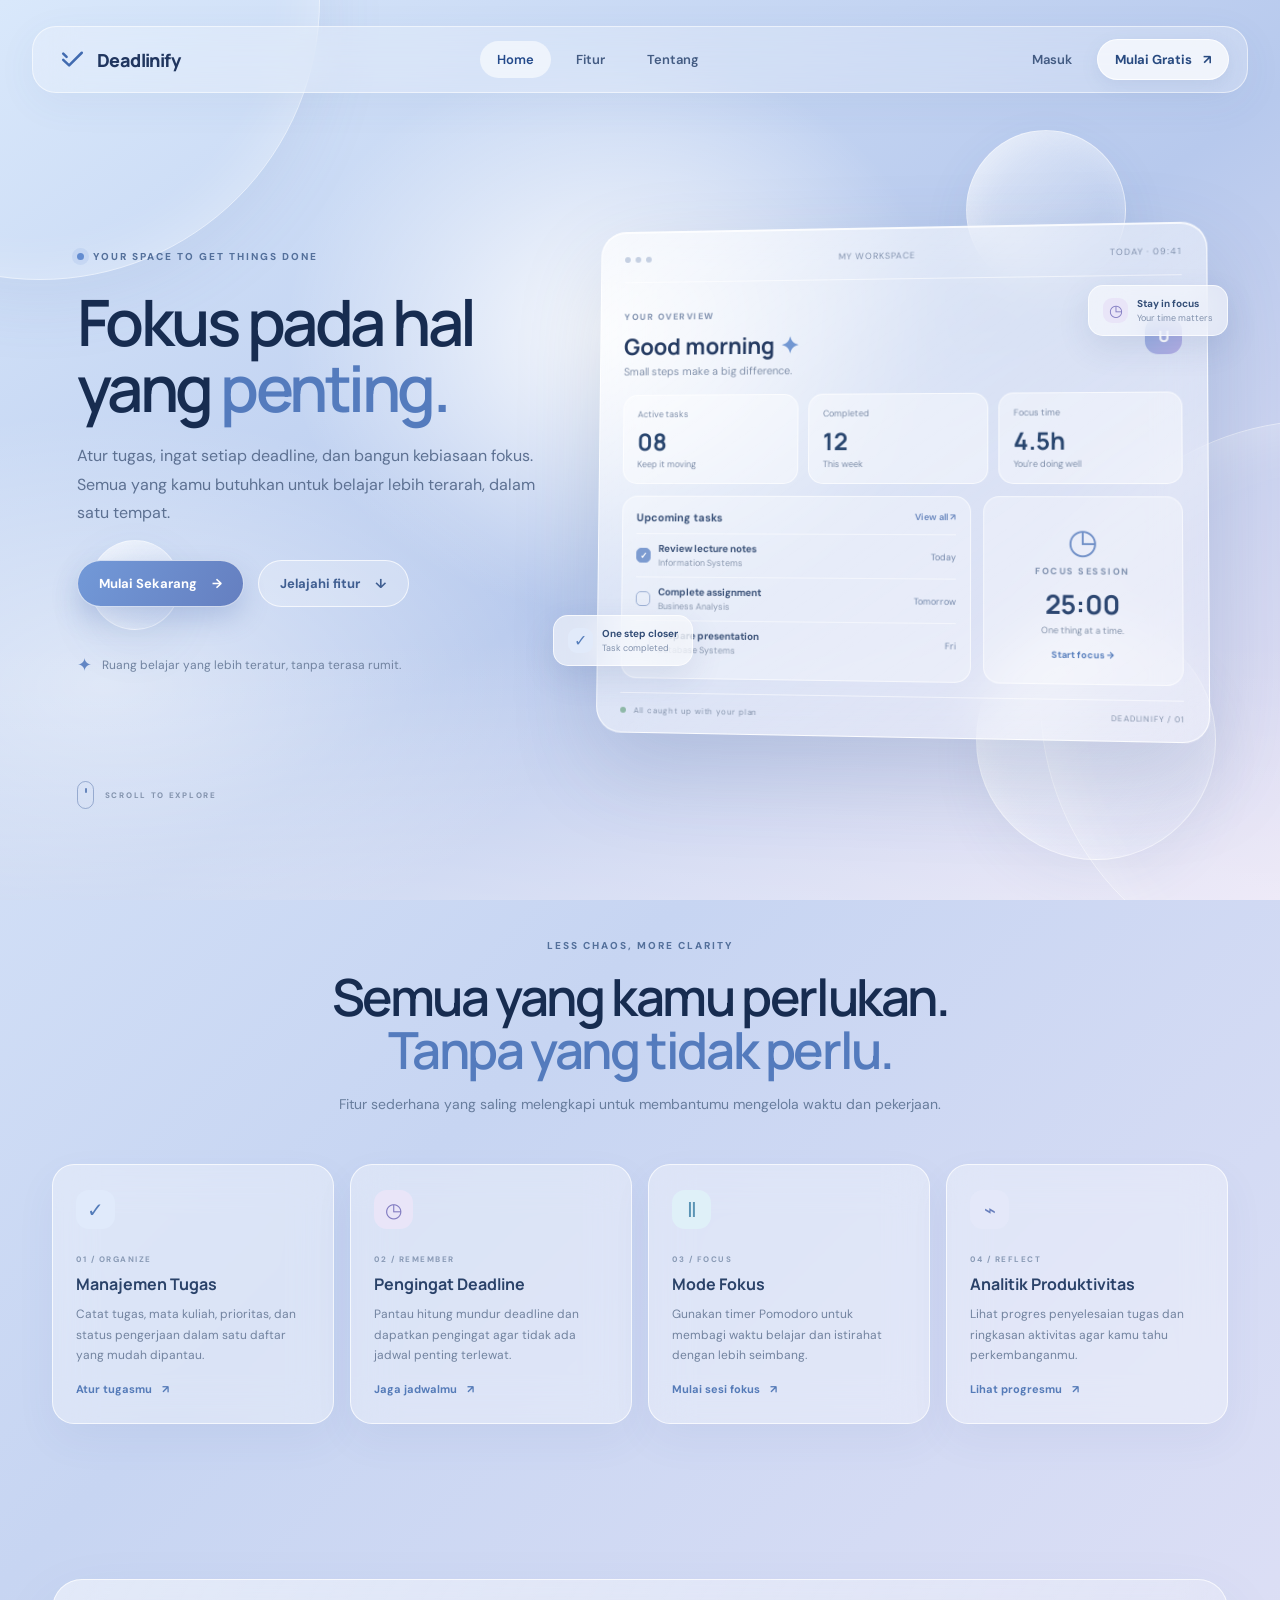
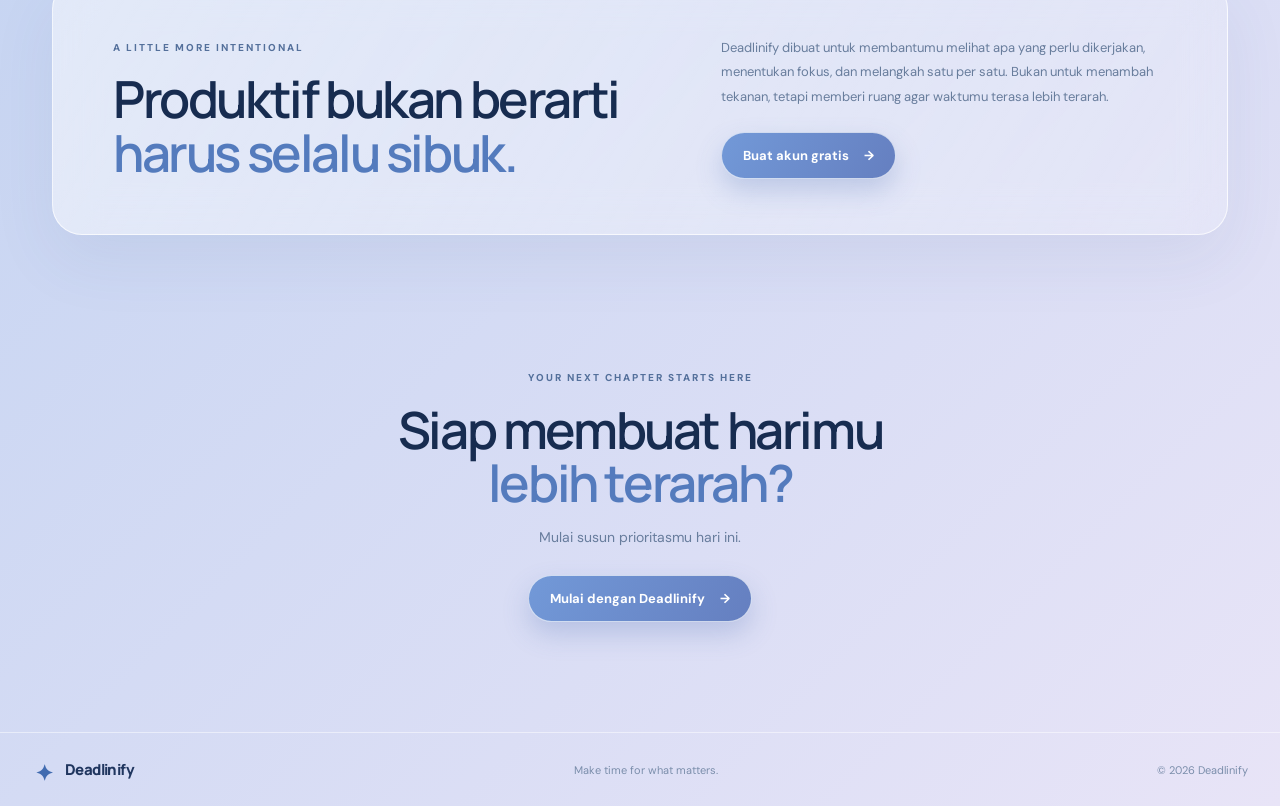
<file: index.html>
<!DOCTYPE html>
<html lang="id">
<head>
  <meta charset="UTF-8" />
  <meta name="viewport" content="width=device-width, initial-scale=1.0" />
  <meta name="description" content="Deadlinify membantu mengatur tugas, mengingat deadline, fokus belajar, dan memantau produktivitas." />
  <meta name="theme-color" content="#dce8fb" />
  <title>Deadlinify — Make Time for What Matters</title>
  <link rel="preconnect" href="https://fonts.googleapis.com" />
  <link rel="preconnect" href="https://fonts.gstatic.com" crossorigin />
  <link href="https://fonts.googleapis.com/css2?family=DM+Sans:wght@400;500;600;700&family=Manrope:wght@400;500;600;700;800&display=swap" rel="stylesheet" />
  <link rel="stylesheet" href="style.css" />
  <link rel="stylesheet" href="landing.css" />
</head>
<body class="landing-page" data-page="landing">
  <a class="skip-link" href="#main-content">Lewati ke konten utama</a>
  <div class="landing-scene" aria-hidden="true"><span class="orb orb-one"></span><span class="orb orb-two"></span><span class="orb orb-three"></span><span class="horizon-glow"></span></div>

  <header class="landing-header">
    <a class="landing-brand" href="index.html" aria-label="Deadlinify beranda">
      <span class="brand-mark" aria-hidden="true"><svg viewBox="0 0 32 32"><path d="M5 16.5 12 23l15-15"/><path d="m5 9 4 4"/></svg></span>
      <span>Deadlinify</span>
    </a>
    <nav class="landing-nav" aria-label="Navigasi utama">
      <a class="active" href="#home">Home</a>
      <a href="#features">Fitur</a>
      <a href="#about">Tentang</a>
    </nav>
    <div class="landing-actions">
      <a class="nav-login" href="login.html">Masuk</a>
      <a class="nav-signup" href="register.html">Mulai Gratis <span aria-hidden="true">↗</span></a>
    </div>
  </header>

  <main id="main-content">
    <section class="landing-hero" id="home">
      <div class="hero-copy">
        <span class="eyebrow"><span class="eyebrow-dot"></span> YOUR SPACE TO GET THINGS DONE</span>
        <h1>Fokus pada hal<br />yang <em>penting.</em></h1>
        <p class="hero-description">Atur tugas, ingat setiap deadline, dan bangun kebiasaan fokus. Semua yang kamu butuhkan untuk belajar lebih terarah, dalam satu tempat.</p>
        <div class="hero-cta">
          <a class="button-primary" href="register.html">Mulai Sekarang <span aria-hidden="true">→</span></a>
          <a class="button-quiet" href="#features">Jelajahi fitur <span aria-hidden="true">↓</span></a>
        </div>
        <div class="hero-proof"><span class="proof-icon">✦</span><span>Ruang belajar yang lebih teratur, tanpa terasa rumit.</span></div>
      </div>
      <div class="hero-visual" aria-label="Pratinjau antarmuka Deadlinify">
        <div class="visual-window glass-surface">
          <div class="window-top"><div class="window-dots"><i></i><i></i><i></i></div><span>my workspace</span><span class="window-date">TODAY · 09:41</span></div>
          <div class="preview-heading"><div><span class="preview-kicker">YOUR OVERVIEW</span><h2>Good morning<span class="wave">✦</span></h2><p>Small steps make a big difference.</p></div><span class="preview-avatar">U</span></div>
          <div class="preview-stats"><div class="preview-stat"><span>Active tasks</span><strong>08</strong><small>Keep it moving</small></div><div class="preview-stat"><span>Completed</span><strong>12</strong><small>This week</small></div><div class="preview-stat"><span>Focus time</span><strong>4.5h</strong><small>You're doing well</small></div></div>
          <div class="preview-lower"><div class="preview-tasks"><div class="preview-section-title">Upcoming tasks <span>View all ↗</span></div><div class="preview-task"><b class="task-check checked">✓</b><span><strong>Review lecture notes</strong><small>Information Systems</small></span><time>Today</time></div><div class="preview-task"><b class="task-check"></b><span><strong>Complete assignment</strong><small>Business Analysis</small></span><time>Tomorrow</time></div><div class="preview-task"><b class="task-check"></b><span><strong>Prepare presentation</strong><small>Database Systems</small></span><time>Fri</time></div></div><div class="preview-focus"><span class="focus-orbit">◷</span><span class="focus-label">FOCUS SESSION</span><strong>25:00</strong><small>One thing at a time.</small><span class="focus-start">Start focus →</span></div></div>
          <div class="window-foot"><span><i></i> All caught up with your plan</span><span>DEADLINIFY / 01</span></div>
        </div>
        <div class="floating-note note-left"><span class="note-symbol">✓</span><span><strong>One step closer</strong><small>Task completed</small></span></div>
        <div class="floating-note note-right"><span class="note-symbol note-clock">◷</span><span><strong>Stay in focus</strong><small>Your time matters</small></span></div>
      </div>
      <a class="scroll-cue" href="#features"><span></span> SCROLL TO EXPLORE</a>
    </section>

    <section class="features-section" id="features">
      <div class="section-intro"><span class="eyebrow">LESS CHAOS, MORE CLARITY</span><h2>Semua yang kamu perlukan.<br /><em>Tanpa yang tidak perlu.</em></h2><p>Fitur sederhana yang saling melengkapi untuk membantumu mengelola waktu dan pekerjaan.</p></div>
      <div class="feature-grid">
        <article class="feature-card"><span class="feature-icon icon-blue">✓</span><span class="feature-index">01 / ORGANIZE</span><h3>Manajemen Tugas</h3><p>Catat tugas, mata kuliah, prioritas, dan status pengerjaan dalam satu daftar yang mudah dipantau.</p><a href="register.html">Atur tugasmu <span>↗</span></a></article>
        <article class="feature-card"><span class="feature-icon icon-violet">◷</span><span class="feature-index">02 / REMEMBER</span><h3>Pengingat Deadline</h3><p>Pantau hitung mundur deadline dan dapatkan pengingat agar tidak ada jadwal penting terlewat.</p><a href="register.html">Jaga jadwalmu <span>↗</span></a></article>
        <article class="feature-card"><span class="feature-icon icon-sky">Ⅱ</span><span class="feature-index">03 / FOCUS</span><h3>Mode Fokus</h3><p>Gunakan timer Pomodoro untuk membagi waktu belajar dan istirahat dengan lebih seimbang.</p><a href="register.html">Mulai sesi fokus <span>↗</span></a></article>
        <article class="feature-card"><span class="feature-icon icon-indigo">⌁</span><span class="feature-index">04 / REFLECT</span><h3>Analitik Produktivitas</h3><p>Lihat progres penyelesaian tugas dan ringkasan aktivitas agar kamu tahu perkembanganmu.</p><a href="register.html">Lihat progresmu <span>↗</span></a></article>
      </div>
    </section>

    <section class="about-section" id="about"><div class="about-glass"><div><span class="eyebrow">A LITTLE MORE INTENTIONAL</span><h2>Produktif bukan berarti<br /><em>harus selalu sibuk.</em></h2></div><div class="about-copy"><p>Deadlinify dibuat untuk membantumu melihat apa yang perlu dikerjakan, menentukan fokus, dan melangkah satu per satu. Bukan untuk menambah tekanan, tetapi memberi ruang agar waktumu terasa lebih terarah.</p><a class="button-primary" href="register.html">Buat akun gratis <span>→</span></a></div></div></section>

    <section class="final-cta"><span class="eyebrow">YOUR NEXT CHAPTER STARTS HERE</span><h2>Siap membuat harimu<br /><em>lebih terarah?</em></h2><p>Mulai susun prioritasmu hari ini.</p><a class="button-primary" href="register.html">Mulai dengan Deadlinify <span>→</span></a></section>
  </main>

  <footer class="landing-footer"><a class="landing-brand" href="#home"><span class="brand-mark" aria-hidden="true">✦</span><span>Deadlinify</span></a><span>Make time for what matters.</span><span>© 2026 Deadlinify</span></footer>
  <script src="js/landing.js" defer></script>
</body>
</html>
</file>
<file: landing.css>
:root{--landing-ink:#182b50;--landing-muted:#647796;--landing-blue:#648bd0;--landing-violet:#918bd2;--landing-glass:rgba(255,255,255,.38);--landing-line:rgba(255,255,255,.62)}
.landing-page{margin:0;min-height:100vh;color:var(--landing-ink);font-family:'DM Sans',sans-serif;background:linear-gradient(135deg,#dce9fb 0%,#c7d5f2 43%,#e8e4f7 100%);overflow-x:hidden}
.landing-scene{position:absolute;inset:0 0 auto;height:900px;overflow:hidden;pointer-events:none;background:radial-gradient(ellipse at 48% 37%,rgba(255,255,255,.9),transparent 35%),radial-gradient(ellipse at 8% 76%,rgba(255,255,255,.48),transparent 28%),linear-gradient(145deg,#d9e8fb 0%,#b7c9ed 55%,#e7e2f5 100%)}
.landing-scene:before,.landing-scene:after{content:"";position:absolute;border:1px solid rgba(255,255,255,.54);border-radius:50%;filter:blur(.2px)}.landing-scene:before{width:560px;height:560px;left:-240px;top:-280px;box-shadow:inset -12px -10px 45px rgba(255,255,255,.25),0 20px 70px rgba(79,112,174,.1)}.landing-scene:after{width:560px;height:560px;right:-320px;top:420px;box-shadow:inset 12px 10px 55px rgba(255,255,255,.3)}
.orb{position:absolute;display:block;border-radius:50%;background:linear-gradient(135deg,rgba(255,255,255,.54),rgba(173,195,237,.12));border:1px solid rgba(255,255,255,.58);box-shadow:inset 8px 8px 30px rgba(255,255,255,.3),0 18px 50px rgba(70,100,155,.08)}.orb-one{width:160px;height:160px;right:12%;top:130px}.orb-two{width:90px;height:90px;left:7%;top:540px}.orb-three{width:240px;height:240px;right:5%;top:620px}.horizon-glow{position:absolute;left:0;right:0;bottom:0;height:260px;background:linear-gradient(0deg,rgba(255,255,255,.28),transparent)}
.landing-header{position:relative;z-index:3;max-width:1320px;margin:26px auto 0;padding:12px 18px 12px 24px;width:calc(100% - 64px);display:flex;align-items:center;justify-content:space-between;border:1px solid rgba(255,255,255,.56);border-radius:24px;background:rgba(255,255,255,.22);backdrop-filter:blur(22px);-webkit-backdrop-filter:blur(22px);box-shadow:0 10px 40px rgba(70,95,145,.06)}
.landing-brand{display:inline-flex;align-items:center;gap:10px;text-decoration:none;color:#20365f;font:800 18px 'Manrope',sans-serif;letter-spacing:-.6px}.brand-mark{width:30px;height:30px;display:grid;place-items:center;color:#416bb0;font-size:22px}.brand-mark svg{width:27px;height:27px;fill:none;stroke:#416bb0;stroke-width:3;stroke-linecap:round;stroke-linejoin:round}
.landing-nav{display:flex;align-items:center;gap:8px}.landing-nav a,.nav-login{padding:10px 17px;border-radius:999px;color:#435b82;text-decoration:none;font-size:13px;font-weight:600;transition:.2s}.landing-nav a:hover,.landing-nav a.active{background:rgba(255,255,255,.58);color:#244a8b}.landing-actions{display:flex;align-items:center;gap:8px}.nav-signup{padding:11px 17px;border-radius:999px;background:rgba(255,255,255,.72);border:1px solid rgba(255,255,255,.8);color:#284a80;text-decoration:none;font-size:13px;font-weight:700;box-shadow:0 6px 18px rgba(64,94,150,.1)}.nav-signup span{margin-left:8px}
.landing-hero{position:relative;z-index:1;max-width:1320px;min-height:740px;margin:0 auto;padding:115px 6% 80px;display:grid;grid-template-columns:.86fr 1.14fr;align-items:center;gap:52px}.hero-copy{position:relative;z-index:2;padding-bottom:40px}.eyebrow{display:inline-flex;align-items:center;gap:9px;color:#54709b;font-size:10px;font-weight:800;letter-spacing:2px}.eyebrow-dot{width:7px;height:7px;border-radius:50%;background:#638cd0;box-shadow:0 0 0 5px rgba(99,140,208,.12)}.hero-copy h1,.section-intro h2,.about-glass h2,.final-cta h2{font:600 clamp(44px,5vw,72px)/1.04 'Manrope',sans-serif;letter-spacing:-3.5px;color:#172c50;margin:24px 0 20px}.hero-copy h1 em,.section-intro h2 em,.about-glass h2 em,.final-cta h2 em{font-style:normal;color:#547bbd}.hero-description{max-width:480px;color:#5d7192;font-size:16px;line-height:1.8;margin:0}.hero-cta{display:flex;align-items:center;gap:14px;margin-top:32px}.button-primary,.button-quiet{display:inline-flex;align-items:center;justify-content:center;gap:15px;padding:14px 21px;border-radius:999px;text-decoration:none;font-size:13px;font-weight:700;transition:transform .2s,box-shadow .2s}.button-primary{color:white;background:linear-gradient(120deg,#7299d8,#657fc0);border:1px solid rgba(255,255,255,.68);box-shadow:0 12px 26px rgba(79,112,180,.25)}.button-primary:hover{transform:translateY(-2px);box-shadow:0 16px 30px rgba(79,112,180,.3)}.button-quiet{color:#3f5e91;border:1px solid rgba(255,255,255,.72);background:rgba(255,255,255,.25)}.hero-proof{display:flex;align-items:center;gap:10px;margin-top:46px;color:#7183a0;font-size:12px}.proof-icon{color:#6286c4;font-size:18px}
.hero-visual{position:relative;perspective:1200px}.visual-window{position:relative;z-index:1;padding:22px 24px 17px;border-radius:26px;border:1px solid rgba(255,255,255,.82);background:linear-gradient(145deg,rgba(255,255,255,.62),rgba(255,255,255,.24));backdrop-filter:blur(26px);-webkit-backdrop-filter:blur(26px);box-shadow:0 35px 90px rgba(58,82,133,.18),inset 0 1px 0 rgba(255,255,255,.8);transform:rotateY(-5deg) rotateX(2deg)}.window-top{display:flex;align-items:center;justify-content:space-between;padding-bottom:17px;border-bottom:1px solid rgba(255,255,255,.56);color:#8191ad;font-size:9px;letter-spacing:1px;text-transform:uppercase}.window-dots{display:flex;gap:5px}.window-dots i{width:6px;height:6px;border-radius:50%;background:rgba(83,112,163,.3)}.preview-heading{display:flex;align-items:center;justify-content:space-between;padding:22px 0 17px}.preview-kicker,.focus-label{font-size:9px;letter-spacing:1.5px;color:#8293b0;font-weight:800}.preview-heading h2{margin:6px 0 3px;font:700 23px 'Manrope',sans-serif;color:#253b62}.wave{color:#7297d2;margin-left:6px}.preview-heading p{margin:0;color:#8291aa;font-size:11px}.preview-avatar{width:36px;height:36px;display:grid;place-items:center;border-radius:13px;background:linear-gradient(135deg,#91aee0,#b5aee4);color:white;font-weight:700}.preview-stats{display:grid;grid-template-columns:repeat(3,1fr);gap:10px}.preview-stat{padding:13px 14px;border-radius:15px;background:rgba(255,255,255,.42);border:1px solid rgba(255,255,255,.65)}.preview-stat span,.preview-stat small{display:block;color:#7d8da8;font-size:9px}.preview-stat strong{display:block;margin:5px 0 1px;color:#29466f;font:700 24px 'Manrope',sans-serif}.preview-lower{display:grid;grid-template-columns:1.45fr .8fr;gap:12px;margin-top:12px}.preview-tasks,.preview-focus{border:1px solid rgba(255,255,255,.58);border-radius:16px;background:rgba(255,255,255,.34);padding:14px}.preview-section-title{display:flex;justify-content:space-between;color:#3a5279;font-size:11px;font-weight:700;margin-bottom:9px}.preview-section-title span{color:#718dc1;font-size:9px}.preview-task{display:flex;align-items:center;gap:8px;padding:8px 0;border-top:1px solid rgba(255,255,255,.48)}.preview-task>span{flex:1;min-width:0}.preview-task strong,.preview-task small{display:block}.preview-task strong{font-size:10px;color:#3b5278}.preview-task small{font-size:9px;color:#8a98af;margin-top:2px}.preview-task time{font-size:9px;color:#7185a8}.task-check{width:15px;height:15px;border:1px solid #9bafd2;border-radius:5px;display:grid;place-items:center;color:white;font-size:9px}.task-check.checked{background:#7c9bd0;border-color:#7c9bd0}.preview-focus{display:flex;flex-direction:column;align-items:center;justify-content:center;text-align:center}.focus-orbit{font-size:34px;color:#7190c7;line-height:1.3}.preview-focus strong{font:700 26px 'Manrope',sans-serif;color:#2d4771;margin:8px 0 2px}.preview-focus small{font-size:9px;color:#8291a9}.focus-start{font-size:9px;color:#547cbb;font-weight:700;margin-top:12px}.window-foot{display:flex;justify-content:space-between;align-items:center;margin-top:14px;padding-top:12px;border-top:1px solid rgba(255,255,255,.55);font-size:8px;color:#8291a9;letter-spacing:.8px}.window-foot i{display:inline-block;width:6px;height:6px;border-radius:50%;background:#8eb8a7;margin-right:5px}.floating-note{position:absolute;z-index:2;display:flex;align-items:center;gap:9px;padding:11px 14px;border:1px solid rgba(255,255,255,.72);border-radius:15px;background:rgba(255,255,255,.55);backdrop-filter:blur(18px);box-shadow:0 12px 32px rgba(60,86,138,.12)}.floating-note strong,.floating-note small{display:block}.floating-note strong{font-size:10px;color:#344e77}.floating-note small{font-size:9px;color:#8292ad;margin-top:2px}.note-symbol{width:25px;height:25px;display:grid;place-items:center;border-radius:9px;background:#e1eafa;color:#557dbb}.note-clock{background:#e9e5f8;color:#827cc2}.note-left{left:-38px;bottom:70px}.note-right{right:-25px;top:60px}.scroll-cue{position:absolute;bottom:24px;left:6%;display:flex;align-items:center;gap:11px;color:#8494ae;font-size:8px;font-weight:800;letter-spacing:1.7px;text-decoration:none}.scroll-cue span{height:28px;width:17px;border:1px solid rgba(87,117,170,.5);border-radius:99px;position:relative}.scroll-cue span:after{content:"";position:absolute;top:6px;left:7px;width:2px;height:5px;background:#6686bc;border-radius:2px}
.features-section,.about-section,.final-cta{position:relative;z-index:1;max-width:1240px;margin:0 auto;padding:100px 32px}.section-intro{text-align:center;max-width:650px;margin:0 auto 48px}.section-intro h2,.about-glass h2,.final-cta h2{font-size:clamp(34px,4vw,52px);letter-spacing:-2.4px;margin:16px 0}.section-intro p,.final-cta p{color:#687d9d;font-size:14px;line-height:1.7}.feature-grid{display:grid;grid-template-columns:repeat(4,1fr);gap:16px}.feature-card{min-height:250px;padding:25px 23px;border-radius:22px;border:1px solid rgba(255,255,255,.7);background:rgba(255,255,255,.34);backdrop-filter:blur(20px);box-shadow:0 16px 42px rgba(64,91,145,.06);transition:transform .2s,background .2s}.feature-card:hover{transform:translateY(-4px);background:rgba(255,255,255,.48)}.feature-icon{width:39px;height:39px;display:grid;place-items:center;border-radius:13px;font-size:20px;margin-bottom:25px}.icon-blue{background:#e0eafb;color:#527bb9}.icon-violet{background:#e9e5f8;color:#827cc1}.icon-sky{background:#dff0f8;color:#5b94b5}.icon-indigo{background:#e4e8f9;color:#687fbd}.feature-index{display:block;font-size:8px;font-weight:800;letter-spacing:1.5px;color:#8a9bb6}.feature-card h3{margin:9px 0;color:#2a4269;font:700 16px 'Manrope',sans-serif}.feature-card p{min-height:62px;margin:0;color:#72839f;font-size:12px;line-height:1.7}.feature-card a{display:inline-block;margin-top:16px;color:#557bb8;font-size:11px;font-weight:700;text-decoration:none}.feature-card a span{margin-left:7px}.about-section{padding-top:55px;padding-bottom:80px}.about-glass{display:grid;grid-template-columns:1fr .8fr;align-items:center;gap:50px;padding:55px 60px;border:1px solid rgba(255,255,255,.7);border-radius:30px;background:linear-gradient(120deg,rgba(255,255,255,.48),rgba(255,255,255,.2));backdrop-filter:blur(22px);box-shadow:0 25px 65px rgba(68,91,139,.08)}.about-glass h2{margin-bottom:0}.about-copy p{color:#687d9c;font-size:13px;line-height:1.9;margin:0 0 22px}.final-cta{text-align:center;padding-top:50px;padding-bottom:110px}.final-cta h2{margin:17px 0}.final-cta p{margin:0 0 25px}.landing-footer{position:relative;z-index:1;display:flex;align-items:center;justify-content:space-between;gap:20px;padding:25px max(32px,calc((100vw - 1240px)/2));border-top:1px solid rgba(255,255,255,.48);color:#7b8eab;font-size:11px}.landing-footer .landing-brand{font-size:15px}.landing-footer .brand-mark{width:23px;height:23px}
@media(max-width:1000px){.landing-hero{grid-template-columns:1fr;gap:42px;padding-top:90px}.hero-copy{text-align:center;padding-bottom:0}.hero-description{margin:0 auto}.hero-cta,.hero-proof{justify-content:center}.hero-visual{max-width:720px;width:100%;margin:0 auto}.feature-grid{grid-template-columns:repeat(2,1fr)}.scroll-cue{display:none}}
@media(max-width:640px){.landing-header{width:calc(100% - 28px);margin-top:14px;padding:10px 12px;border-radius:18px}.landing-brand{font-size:15px}.brand-mark{width:24px;height:24px}.landing-nav{display:none}.landing-actions{gap:2px}.nav-login,.nav-signup{font-size:11px;padding:9px 11px}.landing-hero{padding:78px 20px 65px;min-height:unset}.hero-copy h1{font-size:48px;letter-spacing:-2.6px}.hero-description{font-size:14px}.hero-cta{flex-wrap:wrap}.hero-proof{font-size:10px;margin-top:30px}.visual-window{padding:15px 13px 12px;border-radius:19px;transform:none}.preview-heading h2{font-size:19px}.preview-stats{gap:6px}.preview-stat{padding:10px 8px}.preview-stat strong{font-size:19px}.preview-stat span,.preview-stat small{font-size:8px}.preview-lower{grid-template-columns:1fr}.preview-focus{min-height:130px}.note-left{left:-5px;bottom:-27px}.note-right{right:-5px;top:-25px}.floating-note{padding:8px 10px}.floating-note strong{font-size:9px}.floating-note small{font-size:8px}.features-section,.about-section,.final-cta{padding:70px 20px}.section-intro h2,.about-glass h2,.final-cta h2{font-size:36px;letter-spacing:-1.8px}.feature-grid{grid-template-columns:1fr;gap:12px}.feature-card{min-height:unset}.feature-card p{min-height:unset}.about-glass{grid-template-columns:1fr;gap:20px;padding:30px 24px}.landing-footer{padding:22px 20px;flex-wrap:wrap}.landing-footer>span:nth-child(2){display:none}}
@media(prefers-reduced-motion:reduce){.landing-page *{scroll-behavior:auto!important;transition:none!important;animation:none!important}}
</file>
<file: style.css>
/* ============================================================
   style.css — Deadlinify
   Efek liquid glass, latar pemandangan, animasi, dan override Tailwind
   ============================================================ */

/* ── CSS Custom Properties ─────────────────────────────────── */
:root {
  /* Gambar latar dapat diganti via variabel ini */
  --bg-image: url('assets/meadow-bg.jpg'); /* Otomatis memakai gambar di folder assets */

  /* Palet semantik */
  --color-emerald: #10b981;
  --color-amber:   #f59e0b;
  --color-rose:    #f43f5e;
  --color-indigo:  #6366f1;

  /* Kaca */
  --glass-bg:        rgba(255, 255, 255, 0.55);
  --glass-bg-tinted: rgba(209, 250, 229, 0.55); /* nuansa hijau emerald */
  --glass-border:    rgba(255, 255, 255, 0.75);
  --glass-shadow:    0 8px 32px rgba(31, 41, 55, 0.12),
                     0 1px 2px  rgba(255, 255, 255, 0.6) inset;
  --glass-highlight: rgba(255, 255, 255, 0.9);

  /* Radius */
  --radius-card: 28px;
  --radius-pill: 9999px;

  /* Transisi */
  --transition-base: 220ms cubic-bezier(0.4, 0, 0.2, 1);
}

/* ── Reset Dasar ────────────────────────────────────────────── */
*, *::before, *::after { box-sizing: border-box; }

/* Skip link aksesibilitas */
.skip-link {
  position: absolute;
  top: -100%;
  left: 1rem;
  padding: 0.5rem 1rem;
  background: #1e293b;
  color: #fff;
  border-radius: 0 0 12px 12px;
  font-weight: 600;
  z-index: 9999;
  transition: top 0.2s;
  text-decoration: none;
}
.skip-link:focus { top: 0; }

/* Focus ring yang jelas (WCAG AA) */
:focus-visible {
  outline: 3px solid var(--color-indigo);
  outline-offset: 3px;
  border-radius: 8px;
}

/* ── Latar Pemandangan ──────────────────────────────────────── */
/*
  IMAGE SLOT: meadow-background, ukuran ideal 1920×1080px
  Path: assets/meadow-bg.jpg
  Fallback: gradien langit-bukit di bawah ini
*/
.scene-background {
  position: fixed;
  inset: 0;
  z-index: -1;
  overflow: hidden;
  background-color: #dff3e7; /* fallback jika file gambar belum tersedia */
  background-image: var(--bg-image);
  background-size: cover;
  background-position: center 58%;
  background-repeat: no-repeat;
}

/* Gradien langit biru (tampil jika --bg-image: none) */
.scene-background::before {
  content: '';
  position: absolute;
  inset: 0;
  /* Lapisan warna transparan: menjaga foto tetap terlihat, sekaligus
     memberi kontras agar teks dan kartu kaca mudah dibaca. */
  background: linear-gradient(
    180deg,
    rgba(186, 230, 253, 0.20) 0%,
    rgba(224, 242, 254, 0.12) 35%,
    rgba(220, 252, 231, 0.18) 65%,
    rgba(134, 239, 172, 0.22) 100%
  );
}

/* Awan putih lembut (layer 1) */
.scene-background .cloud-layer {
  position: absolute;
  top: 8%;
  left: 0;
  width: 100%;
  height: 20%;
  background:
    radial-gradient(ellipse 18% 40% at 20% 50%, rgba(255,255,255,0.75) 0%, transparent 70%),
    radial-gradient(ellipse 14% 30% at 22% 55%, rgba(255,255,255,0.5) 0%, transparent 70%),
    radial-gradient(ellipse 20% 45% at 55% 40%, rgba(255,255,255,0.72) 0%, transparent 70%),
    radial-gradient(ellipse 12% 28% at 58% 50%, rgba(255,255,255,0.45) 0%, transparent 70%),
    radial-gradient(ellipse 15% 35% at 80% 55%, rgba(255,255,255,0.65) 0%, transparent 70%);
  pointer-events: none;
}

/* Bukit lapis 1 — jauh (hijau pudar) */
.scene-background .hill-far {
  position: absolute;
  bottom: 0;
  left: 0;
  width: 100%;
  height: 42%;
}

/* Bukit lapis 2 — tengah */
.scene-background .hill-mid {
  position: absolute;
  bottom: 0;
  left: 0;
  width: 100%;
  height: 30%;
}

/* Bukit lapis 3 — dekat */
.scene-background .hill-near {
  position: absolute;
  bottom: 0;
  left: 0;
  width: 100%;
  height: 18%;
}


/* Foto meadow sudah menjadi latar utama; layer bukit dekoratif dibuat
   lebih halus agar tidak menutupi foto dan konten. */
.scene-background .cloud-layer { opacity: 0.28; }
.scene-background .hill-far,
.scene-background .hill-mid,
.scene-background .hill-near { opacity: 0.16; }

/* ── Kartu Kaca ─────────────────────────────────────────────── */
.glass-card {
  background: var(--glass-bg);
  -webkit-backdrop-filter: blur(18px) saturate(1.4);
          backdrop-filter: blur(18px) saturate(1.4);
  border: 1.5px solid var(--glass-border);
  border-radius: var(--radius-card);
  box-shadow: var(--glass-shadow);
  /* Highlight tipis di tepi atas */
  position: relative;
  overflow: hidden;
  transition:
    transform var(--transition-base),
    box-shadow var(--transition-base);
}

/* Kilau cahaya di tepi atas kartu */
.glass-card::before {
  content: '';
  position: absolute;
  top: 0;
  left: 8%;
  width: 84%;
  height: 1.5px;
  background: linear-gradient(
    90deg,
    transparent 0%,
    var(--glass-highlight) 40%,
    var(--glass-highlight) 60%,
    transparent 100%
  );
  border-radius: 0 0 50% 50%;
  pointer-events: none;
}

/* Varian pill — untuk navbar dan badge */
.glass-pill {
  background: var(--glass-bg);
  -webkit-backdrop-filter: blur(20px) saturate(1.5);
          backdrop-filter: blur(20px) saturate(1.5);
  border: 1.5px solid var(--glass-border);
  border-radius: var(--radius-pill);
  box-shadow: var(--glass-shadow);
  position: relative;
  overflow: hidden;
  transition:
    transform var(--transition-base),
    box-shadow var(--transition-base);
}

.glass-pill::before {
  content: '';
  position: absolute;
  top: 0;
  left: 15%;
  width: 70%;
  height: 1px;
  background: linear-gradient(
    90deg,
    transparent,
    var(--glass-highlight) 50%,
    transparent
  );
  pointer-events: none;
}

/* Varian tinted — nuansa hijau (untuk kartu Selesai / Aman) */
.glass-tinted {
  background: var(--glass-bg-tinted);
  -webkit-backdrop-filter: blur(18px) saturate(1.6);
          backdrop-filter: blur(18px) saturate(1.6);
  border: 1.5px solid rgba(167, 243, 208, 0.8);
  border-radius: var(--radius-card);
  box-shadow: var(--glass-shadow),
              0 0 0 1px rgba(16, 185, 129, 0.1);
  position: relative;
  overflow: hidden;
  transition:
    transform var(--transition-base),
    box-shadow var(--transition-base);
}

.glass-tinted::before {
  content: '';
  position: absolute;
  top: 0;
  left: 8%;
  width: 84%;
  height: 1.5px;
  background: linear-gradient(
    90deg,
    transparent,
    rgba(167, 243, 208, 0.95) 40%,
    rgba(167, 243, 208, 0.95) 60%,
    transparent
  );
  pointer-events: none;
}

/* ── Micro-interactions ─────────────────────────────────────── */

/* Hover: kartu naik + shadow lebih dalam */
.glass-card:hover,
.glass-pill:hover,
.glass-tinted:hover {
  transform: translateY(-4px);
  box-shadow:
    0 20px 48px rgba(31, 41, 55, 0.18),
    0 1px 2px rgba(255, 255, 255, 0.6) inset;
}

/* Tekan: mengecil sedikit */
.glass-card:active,
.glass-pill:active,
.glass-tinted:active {
  transform: scale(0.97) translateY(0);
  box-shadow: var(--glass-shadow);
}

/* Tombol ikon dock */
.dock-btn {
  display: flex;
  align-items: center;
  justify-content: center;
  width: 48px;
  height: 48px;
  border-radius: 14px;
  background: rgba(255, 255, 255, 0.6);
  border: 1px solid rgba(255, 255, 255, 0.8);
  cursor: pointer;
  transition:
    transform var(--transition-base),
    background var(--transition-base),
    box-shadow var(--transition-base);
  color: #1e293b;
}

.dock-btn:hover {
  transform: translateY(-6px) scale(1.1);
  background: rgba(255, 255, 255, 0.85);
  box-shadow: 0 10px 28px rgba(31, 41, 55, 0.15);
}

.dock-btn:active {
  transform: translateY(-2px) scale(0.95);
}

/* Kilau shimmer pada kartu statistik */
@keyframes shimmer {
  0%   { transform: translateX(-100%) skewX(-15deg); }
  100% { transform: translateX(250%)  skewX(-15deg); }
}

.stat-shimmer::after {
  content: '';
  position: absolute;
  top: 0; left: 0;
  width: 40%;
  height: 100%;
  background: linear-gradient(
    90deg,
    transparent,
    rgba(255, 255, 255, 0.35),
    transparent
  );
  animation: shimmer 3s infinite 1s;
  pointer-events: none;
}

/* ── State Warna Semantik ────────────────────────────────────── */
.state-emerald { color: #065f46; }
.state-amber   { color: #92400e; }
.state-rose    { color: #9f1239; }
.state-indigo  { color: #3730a3; }

.badge-emerald {
  background: rgba(209, 250, 229, 0.85);
  color: #065f46;
  border: 1px solid rgba(110, 231, 183, 0.6);
}
.badge-amber {
  background: rgba(254, 243, 199, 0.85);
  color: #92400e;
  border: 1px solid rgba(252, 211, 77, 0.6);
}
.badge-rose {
  background: rgba(255, 228, 230, 0.85);
  color: #9f1239;
  border: 1px solid rgba(253, 164, 175, 0.6);
}
.badge-indigo {
  background: rgba(224, 231, 255, 0.85);
  color: #3730a3;
  border: 1px solid rgba(165, 180, 252, 0.6);
}

/* ── Link Aktif Navigasi ─────────────────────────────────────── */
.nav-active {
  background: rgba(255, 255, 255, 0.75) !important;
  color: #1e293b !important;
  font-weight: 600;
}

/* ── Placeholder kartu dashboard ────────────────────────────── */
.placeholder-inner {
  border: 2px dashed rgba(148, 163, 184, 0.5);
  border-radius: 16px;
  display: flex;
  flex-direction: column;
  align-items: center;
  justify-content: center;
  gap: 0.5rem;
  padding: 2rem 1rem;
  color: #94a3b8;
  font-size: 0.85rem;
  min-height: 120px;
}

/* ── Chip Notifikasi Denyut ─────────────────────────────────── */
@keyframes pulse-ring {
  0%   { transform: scale(1);   opacity: 0.8; }
  70%  { transform: scale(1.6); opacity: 0;   }
  100% { transform: scale(1);   opacity: 0;   }
}

.notif-pulse::before {
  content: '';
  position: absolute;
  inset: 0;
  border-radius: 50%;
  background: var(--color-amber);
  animation: pulse-ring 2s ease-out infinite;
}

/* ── Floating Pomodoro (legacy class — widget kini via layout.js) ─── */
/* Kelas ini dipertahankan untuk kompatibilitas; elemen aktif: .pomo-mini-widget */

/* ── Layout Utama ───────────────────────────────────────────── */
.main-content {
  position: relative;
  z-index: 1;
  min-height: 100vh;
  padding-bottom: 6rem; /* ruang untuk dock */
}

/* ── Dock Melayang ──────────────────────────────────────────── */
.dock-floating {
  position: fixed;
  bottom: 1.25rem;
  left: 50%;
  transform: translateX(-50%);
  z-index: 50;
  padding: 0.6rem 1.25rem;
  display: flex;
  align-items: center;
  gap: 0.75rem;
}

/* ── Grid Dashboard ─────────────────────────────────────────── */
.dashboard-grid {
  display: grid;
  grid-template-columns: 1fr;
  gap: 1.25rem;
}

@media (min-width: 768px) {
  .dashboard-grid {
    grid-template-columns: repeat(2, 1fr);
  }
}

@media (min-width: 1280px) {
  .dashboard-grid {
    grid-template-columns: repeat(3, 1fr);
  }
  /* Form tugas & daftar countdown lebih lebar di desktop */
  .dashboard-grid .col-span-2 {
    grid-column: span 2;
  }
}

/* ── Respek prefers-reduced-motion ─────────────────────────── */
@media (prefers-reduced-motion: reduce) {
  *,
  *::before,
  *::after {
    animation-duration: 0.01ms !important;
    animation-iteration-count: 1 !important;
    transition-duration: 0.01ms !important;
  }

  .glass-card:hover,
  .glass-pill:hover,
  .glass-tinted:hover,
  .dock-btn:hover {
    transform: none;
  }
}

/* ── Scrollbar halus ────────────────────────────────────────── */
::-webkit-scrollbar       { width: 6px; }
::-webkit-scrollbar-track { background: transparent; }
::-webkit-scrollbar-thumb {
  background: rgba(148, 163, 184, 0.4);
  border-radius: 3px;
}

/* ============================================================
   LANGKAH 2 — Input Kaca, Prioritas, Toast, Daftar Tugas Awal
   ============================================================ */

/* ── Input & Textarea Kaca ──────────────────────────────────── */
.glass-input {
  width: 100%;
  background: rgba(255, 255, 255, 0.45);
  -webkit-backdrop-filter: blur(8px);
          backdrop-filter: blur(8px);
  border: 1.5px solid rgba(255, 255, 255, 0.65);
  border-radius: 14px;
  padding: 0.6rem 0.9rem;
  font-size: 0.9rem;
  color: #1e293b;
  transition:
    border-color var(--transition-base),
    box-shadow var(--transition-base),
    background var(--transition-base);
  outline: none;
  /* teks placeholder lebih terang */
}

.glass-input::placeholder { color: #94a3b8; }

/* Glow saat fokus */
.glass-input:focus {
  border-color: rgba(99, 102, 241, 0.7);
  background: rgba(255, 255, 255, 0.65);
  box-shadow:
    0 0 0 3px rgba(99, 102, 241, 0.18),
    0 2px 8px rgba(99, 102, 241, 0.12);
}

/* Select bergaya kaca — sembunyikan panah default lalu tambah custom */
.glass-select {
  -webkit-appearance: none;
     -moz-appearance: none;
          appearance: none;
  background-image: url("data:image/svg+xml,%3Csvg xmlns='http://www.w3.org/2000/svg' width='16' height='16' viewBox='0 0 24 24' fill='none' stroke='%2394a3b8' stroke-width='2'%3E%3Cpath d='M6 9l6 6 6-6'/%3E%3C/svg%3E");
  background-repeat: no-repeat;
  background-position: right 0.75rem center;
  padding-right: 2.5rem !important;
  cursor: pointer;
}

/* Label field form */
.form-label {
  display: block;
  font-size: 0.8rem;
  font-weight: 600;
  color: #475569;
  margin-bottom: 0.35rem;
  letter-spacing: 0.02em;
}

/* Pesan error field (aria-live) */
.field-error {
  font-size: 0.75rem;
  color: #be123c;
  margin-top: 0.3rem;
  min-height: 1.1em; /* hindari layout shift */
  display: block;
}

/* ── Tombol Prioritas (radiogroup kaca) ─────────────────────── */
.priority-group {
  display: flex;
  gap: 0.5rem;
  flex-wrap: wrap;
}

/* Input radio disembunyikan; label berfungsi sebagai tombol */
.priority-group input[type="radio"] {
  position: absolute;
  opacity: 0;
  width: 0;
  height: 0;
  pointer-events: none;
}

.priority-btn {
  display: inline-flex;
  align-items: center;
  gap: 0.35rem;
  padding: 0.45rem 1rem;
  border-radius: var(--radius-pill);
  font-size: 0.82rem;
  font-weight: 600;
  cursor: pointer;
  border: 1.5px solid transparent;
  background: rgba(255, 255, 255, 0.45);
  color: #64748b;
  transition:
    background var(--transition-base),
    border-color var(--transition-base),
    color var(--transition-base),
    transform var(--transition-base),
    box-shadow var(--transition-base);
  user-select: none;
}

.priority-btn:hover {
  transform: translateY(-2px);
  background: rgba(255, 255, 255, 0.7);
}

/* Fokus keyboard pada label (via :has selector dgn fallback JS) */
.priority-group input[type="radio"]:focus-visible + .priority-btn {
  outline: 3px solid var(--color-indigo);
  outline-offset: 2px;
}

/* Terpilih: High */
.priority-group input[type="radio"][value="High"]:checked + .priority-btn {
  background: rgba(255, 228, 230, 0.85);
  border-color: rgba(253, 164, 175, 0.8);
  color: #9f1239;
  box-shadow: 0 2px 8px rgba(244, 63, 94, 0.2);
}

/* Terpilih: Medium */
.priority-group input[type="radio"][value="Medium"]:checked + .priority-btn {
  background: rgba(254, 243, 199, 0.85);
  border-color: rgba(252, 211, 77, 0.8);
  color: #92400e;
  box-shadow: 0 2px 8px rgba(245, 158, 11, 0.2);
}

/* Terpilih: Low */
.priority-group input[type="radio"][value="Low"]:checked + .priority-btn {
  background: rgba(209, 250, 229, 0.85);
  border-color: rgba(110, 231, 183, 0.8);
  color: #065f46;
  box-shadow: 0 2px 8px rgba(16, 185, 129, 0.2);
}

/* ── Tombol Submit Form ──────────────────────────────────────── */
.btn-submit {
  display: inline-flex;
  align-items: center;
  justify-content: center;
  gap: 0.4rem;
  padding: 0.6rem 1.5rem;
  border-radius: var(--radius-pill);
  font-size: 0.9rem;
  font-weight: 600;
  background: rgba(99, 102, 241, 0.85);
  color: #fff;
  border: 1.5px solid rgba(129, 140, 248, 0.6);
  cursor: pointer;
  transition:
    background var(--transition-base),
    transform var(--transition-base),
    box-shadow var(--transition-base);
  -webkit-backdrop-filter: blur(8px);
          backdrop-filter: blur(8px);
}

.btn-submit:hover {
  background: rgba(79, 70, 229, 0.9);
  transform: translateY(-2px);
  box-shadow: 0 6px 20px rgba(99, 102, 241, 0.35);
}

.btn-submit:active {
  transform: scale(0.97);
  box-shadow: none;
}

.btn-submit:disabled {
  opacity: 0.6;
  cursor: not-allowed;
  transform: none;
}

/* ── Toast Kaca ─────────────────────────────────────────────── */
@keyframes toast-in {
  from { opacity: 0; transform: translateY(16px) scale(0.95); }
  to   { opacity: 1; transform: translateY(0)     scale(1);    }
}

@keyframes toast-out {
  from { opacity: 1; transform: translateY(0)     scale(1);    }
  to   { opacity: 0; transform: translateY(8px)   scale(0.95); }
}

#toast-container {
  position: fixed;
  bottom: 5.5rem;   /* di atas dock */
  left: 50%;
  transform: translateX(-50%);
  z-index: 100;
  display: flex;
  flex-direction: column;
  align-items: center;
  gap: 0.5rem;
  pointer-events: none;
}

.toast {
  display: flex;
  align-items: center;
  gap: 0.6rem;
  padding: 0.65rem 1.25rem;
  border-radius: var(--radius-pill);
  font-size: 0.85rem;
  font-weight: 500;
  color: #1e293b;
  background: rgba(255, 255, 255, 0.82);
  -webkit-backdrop-filter: blur(16px) saturate(1.4);
          backdrop-filter: blur(16px) saturate(1.4);
  border: 1px solid rgba(255, 255, 255, 0.75);
  box-shadow: 0 8px 24px rgba(31, 41, 55, 0.14);
  animation: toast-in 0.28s ease forwards;
  pointer-events: all;
  white-space: nowrap;
}

.toast.removing {
  animation: toast-out 0.25s ease forwards;
}

.toast-icon { font-size: 1rem; line-height: 1; }

/* ── Daftar Tugas Awal (proof-of-concept) ───────────────────── */
.task-proof-list {
  list-style: none;
  padding: 0;
  margin: 0;
  display: flex;
  flex-direction: column;
  gap: 0.45rem;
}

.task-proof-item {
  display: flex;
  align-items: center;
  gap: 0.6rem;
  padding: 0.55rem 0.75rem;
  border-radius: 12px;
  background: rgba(255, 255, 255, 0.35);
  border: 1px solid rgba(255, 255, 255, 0.6);
  font-size: 0.82rem;
  color: #334155;
  transition: background var(--transition-base);
}

.task-proof-item.is-done {
  text-decoration: line-through;
  opacity: 0.55;
}

.task-proof-item:hover {
  background: rgba(255, 255, 255, 0.55);
}

/* Dot warna prioritas */
.priority-dot {
  flex-shrink: 0;
  width: 8px;
  height: 8px;
  border-radius: 50%;
}
.priority-dot.high   { background: #f43f5e; }
.priority-dot.medium { background: #f59e0b; }
.priority-dot.low    { background: #10b981; }

/* ============================================================
   LANGKAH 3 — Countdown Cards, Filter, Phases, Delete Popover
   ============================================================ */

/* ── Kartu Countdown (glass-card dengan fase warna) ─────────── */

/*
  Tiga fase + terlambat:
    .phase-safe     — lebih dari 72 jam  (emerald)
    .phase-warning  — 24–72 jam          (amber)
    .phase-critical — kurang dari 24 jam (rose)
    .phase-overdue  — deadline lewat     (merah tua)
*/

/* Safe — border/glow hijau emerald */
.countdown-card.phase-safe {
  border-color: rgba(110, 231, 183, 0.65);
  box-shadow:
    var(--glass-shadow),
    0 0 0 1px rgba(16, 185, 129, 0.15),
    0 4px 20px rgba(16, 185, 129, 0.10);
}

/* Warning — border/glow amber */
.countdown-card.phase-warning {
  border-color: rgba(252, 211, 77, 0.70);
  box-shadow:
    var(--glass-shadow),
    0 0 0 1px rgba(245, 158, 11, 0.18),
    0 4px 20px rgba(245, 158, 11, 0.12);
}

/* Critical — border/glow rose + pulse animasi */
.countdown-card.phase-critical {
  border-color: rgba(253, 164, 175, 0.75);
  box-shadow:
    var(--glass-shadow),
    0 0 0 1px rgba(244, 63, 94, 0.20),
    0 4px 24px rgba(244, 63, 94, 0.18);
  animation: card-critical-pulse 2.5s ease-in-out infinite;
}

/* Overdue — merah tua, lebih padat */
.countdown-card.phase-overdue {
  border-color: rgba(252, 165, 165, 0.80);
  box-shadow:
    var(--glass-shadow),
    0 0 0 1px rgba(239, 68, 68, 0.22),
    0 4px 24px rgba(239, 68, 68, 0.20);
  opacity: 0.92;
}

/* Kartu Selesai — meredup dan teks dicoret */
.countdown-card.is-done {
  opacity: 0.55;
  filter: grayscale(0.4);
}
.countdown-card.is-done .card-title {
  text-decoration: line-through;
  text-decoration-color: rgba(100, 116, 139, 0.6);
}

/* Animasi pulse border Critical */
@keyframes card-critical-pulse {
  0%,  100% { box-shadow: var(--glass-shadow), 0 0 0 1px rgba(244,63,94,0.20), 0 4px 24px rgba(244,63,94,0.18); }
  50%        { box-shadow: var(--glass-shadow), 0 0 0 2px rgba(244,63,94,0.40), 0 8px 32px rgba(244,63,94,0.30); }
}

/* ── Label Fase (badge teks + ikon, bukan warna saja) ────────── */
.phase-badge {
  display: inline-flex;
  align-items: center;
  gap: 0.3rem;
  padding: 0.2rem 0.65rem;
  border-radius: 9999px;
  font-size: 0.72rem;
  font-weight: 700;
  letter-spacing: 0.03em;
}
.phase-badge.safe {
  background: rgba(209, 250, 229, 0.85);
  color: #065f46;
  border: 1px solid rgba(110, 231, 183, 0.5);
}
.phase-badge.warning {
  background: rgba(254, 243, 199, 0.85);
  color: #92400e;
  border: 1px solid rgba(252, 211, 77, 0.5);
}
.phase-badge.critical {
  background: rgba(255, 228, 230, 0.85);
  color: #9f1239;
  border: 1px solid rgba(253, 164, 175, 0.5);
}
.phase-badge.overdue {
  background: rgba(254, 226, 226, 0.85);
  color: #7f1d1d;
  border: 1px solid rgba(252, 165, 165, 0.5);
}
.phase-badge.done {
  background: rgba(241, 245, 249, 0.8);
  color: #475569;
  border: 1px solid rgba(203, 213, 225, 0.5);
}

/* ── Countdown timer display ─────────────────────────────────── */
.countdown-display {
  font-family: ui-monospace, 'SFMono-Regular', Consolas, monospace;
  font-size: 1.15rem;
  font-weight: 700;
  letter-spacing: 0.04em;
  line-height: 1;
}
.countdown-display.phase-safe     { color: #065f46; }
.countdown-display.phase-warning  { color: #92400e; }
.countdown-display.phase-critical { color: #9f1239; }
.countdown-display.phase-overdue  { color: #7f1d1d; }
.countdown-display.is-done        { color: #94a3b8; font-size: 0.85rem; font-family: inherit; font-weight: 400; letter-spacing: 0; }

/* ── Badge Tipe & Mata Kuliah ────────────────────────────────── */
.badge-type {
  display: inline-flex;
  align-items: center;
  padding: 0.15rem 0.55rem;
  border-radius: 9999px;
  font-size: 0.7rem;
  font-weight: 600;
  background: rgba(224, 231, 255, 0.75);
  color: #3730a3;
  border: 1px solid rgba(165, 180, 252, 0.5);
}
.badge-course {
  display: inline-flex;
  align-items: center;
  padding: 0.15rem 0.55rem;
  border-radius: 9999px;
  font-size: 0.7rem;
  font-weight: 500;
  background: rgba(241, 245, 249, 0.75);
  color: #475569;
  border: 1px solid rgba(203, 213, 225, 0.5);
  max-width: 120px;
  overflow: hidden;
  white-space: nowrap;
  text-overflow: ellipsis;
}

/* ── Indikator Prioritas (strip kiri) ────────────────────────── */
.priority-strip {
  position: absolute;
  top: 12px;
  bottom: 12px;
  left: 0;
  width: 4px;
  border-radius: 0 3px 3px 0;
}
.priority-strip.high   { background: var(--color-rose);    box-shadow: 0 0 6px rgba(244,63,94,0.35); }
.priority-strip.medium { background: var(--color-amber);   box-shadow: 0 0 6px rgba(245,158,11,0.3); }
.priority-strip.low    { background: var(--color-emerald); box-shadow: 0 0 6px rgba(16,185,129,0.3); }

/* ── Grid kartu countdown ────────────────────────────────────── */
#countdown-grid {
  display: grid;
  grid-template-columns: 1fr;
  gap: 0.85rem;
}
@media (min-width: 640px) {
  #countdown-grid { grid-template-columns: repeat(2, 1fr); }
}
@media (min-width: 1024px) {
  #countdown-grid { grid-template-columns: repeat(3, 1fr); }
}

/* Kartu countdown sebagai glass-card dengan posisi relative */
.countdown-card {
  background: var(--glass-bg);
  -webkit-backdrop-filter: blur(18px) saturate(1.4);
          backdrop-filter: blur(18px) saturate(1.4);
  border: 1.5px solid var(--glass-border);
  border-radius: 20px;
  box-shadow: var(--glass-shadow);
  position: relative;
  overflow: hidden;
  padding: 1rem 1rem 1rem 1.25rem;
  transition:
    transform var(--transition-base),
    box-shadow var(--transition-base),
    opacity 0.4s ease,
    filter 0.4s ease;
}
/* Kilau atas kartu countdown */
.countdown-card::before {
  content: '';
  position: absolute;
  top: 0; left: 8%; width: 84%; height: 1.5px;
  background: linear-gradient(90deg, transparent, var(--glass-highlight) 40%, var(--glass-highlight) 60%, transparent);
  border-radius: 0 0 50% 50%;
  pointer-events: none;
}
.countdown-card:not(.is-done):hover {
  transform: translateY(-3px);
}
.countdown-card:not(.is-done):active {
  transform: scale(0.98);
}

/* ── Tombol Aksi Kartu ───────────────────────────────────────── */
.card-action-btn {
  display: inline-flex;
  align-items: center;
  justify-content: center;
  width: 32px;
  height: 32px;
  border-radius: 10px;
  background: rgba(255, 255, 255, 0.5);
  border: 1px solid rgba(255, 255, 255, 0.7);
  cursor: pointer;
  color: #64748b;
  transition:
    background var(--transition-base),
    transform var(--transition-base),
    color var(--transition-base);
  flex-shrink: 0;
}
.card-action-btn:hover {
  transform: scale(1.1);
}
.card-action-btn.btn-check:hover  { background: rgba(209, 250, 229, 0.85); color: #065f46; }
.card-action-btn.btn-delete:hover { background: rgba(255, 228, 230, 0.85); color: #9f1239; }

/* ── Popover Konfirmasi Hapus ────────────────────────────────── */
.delete-popover {
  position: absolute;
  bottom: calc(100% + 8px);
  right: 0;
  z-index: 20;
  background: rgba(255, 255, 255, 0.92);
  -webkit-backdrop-filter: blur(16px);
          backdrop-filter: blur(16px);
  border: 1.5px solid rgba(255, 255, 255, 0.8);
  border-radius: 16px;
  box-shadow: 0 8px 28px rgba(31, 41, 55, 0.18);
  padding: 0.75rem 1rem;
  min-width: 180px;
  text-align: center;
  animation: toast-in 0.2s ease forwards;
}
.delete-popover p {
  font-size: 0.8rem;
  color: #334155;
  margin-bottom: 0.6rem;
  font-weight: 500;
}
.delete-popover .popover-actions {
  display: flex;
  gap: 0.4rem;
  justify-content: center;
}
.popover-btn {
  padding: 0.3rem 0.8rem;
  border-radius: 9999px;
  font-size: 0.75rem;
  font-weight: 600;
  cursor: pointer;
  border: 1px solid transparent;
  transition: background var(--transition-base), transform var(--transition-base);
}
.popover-btn:active { transform: scale(0.95); }
.popover-btn.confirm {
  background: rgba(255, 228, 230, 0.9);
  color: #9f1239;
  border-color: rgba(253, 164, 175, 0.7);
}
.popover-btn.confirm:hover { background: rgba(254, 205, 211, 0.95); }
.popover-btn.cancel {
  background: rgba(241, 245, 249, 0.85);
  color: #475569;
  border-color: rgba(203, 213, 225, 0.6);
}
.popover-btn.cancel:hover { background: rgba(226, 232, 240, 0.9); }

/* ── Filter Chips ────────────────────────────────────────────── */
.filter-chips {
  display: flex;
  align-items: center;
  gap: 0.4rem;
  flex-wrap: wrap;
}
.filter-chip {
  display: inline-flex;
  align-items: center;
  gap: 0.3rem;
  padding: 0.3rem 0.85rem;
  border-radius: 9999px;
  font-size: 0.78rem;
  font-weight: 600;
  cursor: pointer;
  border: 1.5px solid rgba(255, 255, 255, 0.65);
  background: rgba(255, 255, 255, 0.40);
  color: #475569;
  transition:
    background var(--transition-base),
    border-color var(--transition-base),
    color var(--transition-base),
    transform var(--transition-base);
  -webkit-backdrop-filter: blur(6px);
          backdrop-filter: blur(6px);
}
.filter-chip:hover {
  background: rgba(255, 255, 255, 0.65);
  transform: translateY(-1px);
}
.filter-chip.active {
  background: rgba(255, 255, 255, 0.78);
  border-color: rgba(99, 102, 241, 0.45);
  color: #3730a3;
  box-shadow: 0 2px 8px rgba(99, 102, 241, 0.15);
}
/* Chip warna per prioritas */
.filter-chip[data-filter="High"].active   { background: rgba(255,228,230,0.82); color: #9f1239; border-color: rgba(253,164,175,0.6); }
.filter-chip[data-filter="Medium"].active { background: rgba(254,243,199,0.82); color: #92400e; border-color: rgba(252,211,77,0.6);  }
.filter-chip[data-filter="Low"].active    { background: rgba(209,250,229,0.82); color: #065f46; border-color: rgba(110,231,183,0.6); }

/* ── Empty State ─────────────────────────────────────────────── */
.countdown-empty {
  display: flex;
  flex-direction: column;
  align-items: center;
  justify-content: center;
  gap: 0.75rem;
  padding: 3rem 1rem;
  color: #94a3b8;
  text-align: center;
}
.countdown-empty svg { opacity: 0.25; }
.countdown-empty p   { font-size: 0.85rem; max-width: 260px; line-height: 1.5; }

/* ── Animasi masuk/keluar kartu ──────────────────────────────── */
@keyframes card-enter {
  from { opacity: 0; transform: translateY(12px) scale(0.97); }
  to   { opacity: 1; transform: translateY(0)    scale(1);    }
}
@keyframes card-exit {
  from { opacity: 1; transform: scale(1);    max-height: 200px; margin-bottom: 0.85rem; }
  to   { opacity: 0; transform: scale(0.95); max-height: 0;     margin-bottom: 0;       }
}

.countdown-card.entering {
  animation: card-enter 0.28s cubic-bezier(0.4, 0, 0.2, 1) forwards;
}
.countdown-card.exiting {
  animation: card-exit 0.25s cubic-bezier(0.4, 0, 1, 1) forwards;
  pointer-events: none;
  overflow: hidden;
}

/* ── prefers-reduced-motion override (Langkah 3) ─────────────── */
@media (prefers-reduced-motion: reduce) {
  .countdown-card.phase-critical { animation: none; }
  .countdown-card.entering       { animation: none; opacity: 1; transform: none; }
  .countdown-card.exiting        { animation: none; }
}

/* ============================================================
   LANGKAH 4 — Kartu Izin Notifikasi & Popover Pengaturan
   ============================================================ */

/* ── Kartu Izin (tengah bawah, di atas dock) ────────────────── */
.notif-permission-card {
  position: fixed;
  bottom: 5.5rem;       /* di atas dock (~80px) */
  left: 50%;
  transform: translateX(-50%);
  z-index: 60;
  width: min(340px, calc(100vw - 2rem));
  padding: 1.25rem 1.25rem 1rem;
  /* Transisi masuk/keluar */
  transition:
    opacity 0.3s ease,
    transform 0.3s cubic-bezier(0.34, 1.56, 0.64, 1);
}

/* ── Popover Pengaturan Notifikasi (dropdown dari chip navbar) ── */
.notif-settings-popover {
  position: absolute;
  top: calc(100% + 10px);
  right: 0;
  z-index: 70;
  width: 260px;
  padding: 1rem;
  /* Transisi masuk/keluar */
  transition:
    opacity 0.2s ease,
    transform 0.2s cubic-bezier(0.4, 0, 0.2, 1);
}

/* ── State animasi masuk/keluar (shared) ───────────────────── */
.notif-card-hidden {
  opacity: 0;
  transform: translateX(-50%) translateY(12px) scale(0.97);
  pointer-events: none;
}
/* Override transform-origin untuk popover (tidak di-translate-X) */
.notif-settings-popover.notif-card-hidden {
  transform: translateY(-6px) scale(0.97);
}

.notif-card-visible {
  opacity: 1;
  transform: translateX(-50%) translateY(0) scale(1);
  pointer-events: all;
}
.notif-settings-popover.notif-card-visible {
  transform: translateY(0) scale(1);
}

/* ── prefers-reduced-motion: matikan transisi ─────────────── */
@media (prefers-reduced-motion: reduce) {
  .notif-permission-card,
  .notif-settings-popover {
    transition: opacity 0.01ms;
  }
  .notif-card-hidden  { transform: translateX(-50%); }
  .notif-card-visible { transform: translateX(-50%); }
  .notif-settings-popover.notif-card-hidden  { transform: none; }
  .notif-settings-popover.notif-card-visible { transform: none; }
}

/* ============================================================
   LANGKAH 5 (ARSITEKTUR) — Transisi Halaman & Dock Aktif
   ============================================================ */

/* ── Fade-in saat halaman dimuat ──────────────────────────── */
@keyframes page-fade-in {
  from { opacity: 0; transform: translateY(6px); }
  to   { opacity: 1; transform: translateY(0);   }
}

.page-fade-in {
  animation: page-fade-in 0.25s ease forwards;
}

/* ── Fade-out sebelum navigasi ────────────────────────────── */
@keyframes page-fade-out {
  from { opacity: 1; }
  to   { opacity: 0; }
}

.page-fade-out {
  animation: page-fade-out 0.18s ease forwards;
  pointer-events: none;
}

/* ── Tombol dock aktif (halaman saat ini) ─────────────────── */
.dock-btn-active {
  background: rgba(255, 255, 255, 0.82) !important;
  color: #3730a3 !important;
  box-shadow: 0 2px 8px rgba(99, 102, 241, 0.2);
}

/* ── prefers-reduced-motion: matikan fade halaman ────────── */
@media (prefers-reduced-motion: reduce) {
  .page-fade-in  { animation: none; }
  .page-fade-out { animation: none; }
}

/* ============================================================
   LANGKAH 5 (POMODORO) — SVG Ring, Kontrol, Mini-Widget
   ============================================================ */

/* ── Kartu Pomodoro Utama ────────────────────────────────── */
.pomo-card {
  /* Mode fokus: indigo tint */
  --pomo-accent: rgba(99,102,241,0.75);
}
.pomo-card[data-mode="break"] {
  /* Mode istirahat: emerald tint */
  --pomo-accent: rgba(16,185,129,0.8);
}

/* ── SVG Ring Progress ───────────────────────────────────── */
.pomo-ring-wrap {
  position: relative;
  display: inline-block;
  width: clamp(180px, 55vw, 240px);
  height: clamp(180px, 55vw, 240px);
  margin: 0 auto;
}

.pomo-ring-svg {
  width: 100%;
  height: 100%;
  display: block;
}

/* Track — lingkaran abu-abu latar */
.pomo-ring-track {
  stroke: rgba(203, 213, 225, 0.45);
}

/* Progress ring — stroke via JS (warna sesuai mode) */
.pomo-ring-progress {
  stroke: rgba(99, 102, 241, 0.75); /* default indigo */
  /* stroke-dasharray dan stroke-dashoffset di-set via JS */
  transition: stroke-dashoffset 0.8s cubic-bezier(0.4, 0, 0.2, 1),
              stroke 0.4s ease;
}

/* Teks di tengah ring */
.pomo-ring-center {
  position: absolute;
  inset: 0;
  display: flex;
  flex-direction: column;
  align-items: center;
  justify-content: center;
  gap: 4px;
  pointer-events: none;
}

.pomo-time-big {
  font-family: ui-monospace, 'SFMono-Regular', Consolas, monospace;
  font-size: clamp(2rem, 10vw, 3rem);
  font-weight: 800;
  letter-spacing: 0.04em;
  color: #1e293b;
  line-height: 1;
}

.pomo-mode-label-small {
  font-size: 0.78rem;
  font-weight: 600;
  color: #64748b;
  letter-spacing: 0.05em;
  text-transform: uppercase;
}

/* ── Tombol Kontrol Timer ────────────────────────────────── */
.pomo-ctrl-btn {
  display: inline-flex;
  align-items: center;
  justify-content: center;
  border-radius: 9999px;
  cursor: pointer;
  border: 1.5px solid rgba(255, 255, 255, 0.75);
  transition:
    transform var(--transition-base),
    background var(--transition-base),
    box-shadow var(--transition-base);
}

.pomo-ctrl-secondary {
  width: 52px;
  height: 52px;
  background: rgba(255, 255, 255, 0.55);
  color: #475569;
}

.pomo-ctrl-secondary:hover {
  transform: translateY(-3px) scale(1.08);
  background: rgba(255, 255, 255, 0.82);
  box-shadow: 0 8px 20px rgba(31, 41, 55, 0.12);
}

.pomo-ctrl-secondary:active { transform: scale(0.94); }

.pomo-ctrl-primary {
  width: 68px;
  height: 68px;
  background: rgba(99, 102, 241, 0.82);
  color: #fff;
  border-color: rgba(129, 140, 248, 0.55);
  box-shadow: 0 6px 20px rgba(99, 102, 241, 0.28);
}

.pomo-ctrl-primary:hover {
  transform: translateY(-4px) scale(1.07);
  background: rgba(79, 70, 229, 0.9);
  box-shadow: 0 12px 28px rgba(99, 102, 241, 0.38);
}

.pomo-ctrl-primary:active { transform: scale(0.93); }

/* Mode istirahat — tombol primer hijau */
.pomo-card[data-mode="break"] .pomo-ctrl-primary {
  background: rgba(16, 185, 129, 0.82);
  border-color: rgba(110, 231, 183, 0.55);
  box-shadow: 0 6px 20px rgba(16, 185, 129, 0.28);
}

.pomo-card[data-mode="break"] .pomo-ctrl-primary:hover {
  background: rgba(5, 150, 105, 0.9);
  box-shadow: 0 12px 28px rgba(16, 185, 129, 0.38);
}

/* ── Tombol Durasi Aktif ─────────────────────────────────── */
.pomo-dur-btn {
  cursor: pointer;
  transition: transform var(--transition-base), box-shadow var(--transition-base);
}

.pomo-dur-btn:hover {
  transform: translateY(-3px);
}

.pomo-dur-btn:active {
  transform: scale(0.95);
}

.pomo-dur-active {
  box-shadow: 0 0 0 2.5px rgba(99, 102, 241, 0.55),
              var(--glass-shadow);
}

/* ── Mini-Widget Pomodoro (layout.js) ───────────────────── */
.pomo-mini-widget {
  position: fixed;
  bottom: 6rem;      /* di atas dock */
  right: 1.5rem;
  z-index: 40;
  width: 210px;
  padding: 0.85rem;
  /* Tersembunyi secara default — muncul saat ada sesi aktif */
  opacity: 0;
  transform: translateY(12px) scale(0.95);
  pointer-events: none;
  transition:
    opacity 0.3s cubic-bezier(0.34, 1.56, 0.64, 1),
    transform 0.3s cubic-bezier(0.34, 1.56, 0.64, 1);
  cursor: grab;
}

.pomo-mini-widget:active { cursor: grabbing; }

/* Terlihat saat ada sesi aktif */
.pomo-mini-widget.pomo-mini-visible {
  opacity: 1;
  transform: translateY(0) scale(1);
  pointer-events: all;
}

/* Header widget */
.pomo-mini-header {
  display: flex;
  align-items: center;
  justify-content: space-between;
  margin-bottom: 0.5rem;
}

/* State Collapsed (diciutkan) */
.pomo-mini-widget.pomo-mini-collapsed .pomo-mini-widget > *:not(.pomo-mini-header) {
  display: none;
}

/* Citutkan semua konten kecuali header */
.pomo-mini-widget.pomo-mini-collapsed p,
.pomo-mini-widget.pomo-mini-collapsed div[role="progressbar"],
.pomo-mini-widget.pomo-mini-collapsed div:last-child {
  display: none;
}

/* Posisi mobile: di atas dock, lebih ke tengah */
@media (max-width: 639px) {
  .pomo-mini-widget {
    right: 0.75rem;
    bottom: 5.5rem;
    width: 185px;
  }
}

/* ── prefers-reduced-motion: matikan transisi ring & widget ── */
@media (prefers-reduced-motion: reduce) {
  .pomo-ring-progress {
    transition: none;
  }
  .pomo-mini-widget {
    transition: opacity 0.01ms;
  }
  .pomo-ctrl-primary:hover,
  .pomo-ctrl-secondary:hover,
  .pomo-dur-btn:hover {
    transform: none;
  }
}

/* ============================================================
   LANGKAH 6 (CHARTS) — Container Grafik & Insight
   ============================================================ */

/* ── Container Doughnut Chart ────────────────────────────── */
.chart-container-doughnut {
  position: relative;
  /* Tinggi tetap: grafik donat butuh ruang persegi */
  height: 280px;
  width: 100%;
}

/* ── Container Bar Chart ─────────────────────────────────── */
.chart-container-bar {
  position: relative;
  height: 220px;
  width: 100%;
}

/* Canvas transparan (background ditentukan kartu kaca di atasnya) */
.chart-container-doughnut canvas,
.chart-container-bar canvas {
  background: transparent;
}

/* ── Teks Insight di bawah Bar Chart ─────────────────────── */
.chart-insight {
  margin-top: 0.75rem;
  font-size: 0.8rem;
  font-weight: 500;
  color: #475569;          /* slate-600 */
  text-align: center;
  padding: 0.45rem 0.75rem;
  border-radius: 10px;
  background: rgba(99, 102, 241, 0.06);
  border: 1px solid rgba(99, 102, 241, 0.12);
  min-height: 2rem;         /* hindari layout shift saat kosong */
  line-height: 1.5;
}

/* ── Empty State Grafik ──────────────────────────────────── */
.chart-empty-state {
  display: flex;
  flex-direction: column;
  align-items: center;
  justify-content: center;
  gap: 0.6rem;
  height: 100%;
  min-height: 160px;
  padding: 1.5rem 1rem;
  text-align: center;
  color: #94a3b8;
  font-size: 0.82rem;
  line-height: 1.5;
}

/* ── prefers-reduced-motion: matikan animasi Chart.js ────── */
/* Chart.js menghormati ini via animation duration, tapi tambahkan
   selector canvas sebagai failsafe */
@media (prefers-reduced-motion: reduce) {
  .chart-container-doughnut canvas,
  .chart-container-bar canvas {
    animation: none !important;
    transition: none !important;
  }
}

/* ============================================================
   LANGKAH 7 (POLISH FINAL) — Depth, Touch, Stagger, Fallbacks
   ============================================================ */

/* ── @supports: fallback solid jika backdrop-filter tidak didukung ── */
/*
   Browser tanpa backdrop-filter (Firefox lama, older Android WebView) mendapat
   latar putih semi-opaque yang cukup kontras.
*/
@supports not (backdrop-filter: blur(1px)) {
  .glass-card  { background: rgba(255, 255, 255, 0.93); }
  .glass-pill  { background: rgba(255, 255, 255, 0.96); }
  .glass-tinted{ background: rgba(220, 252, 231, 0.93); }
  .countdown-card { background: rgba(255, 255, 255, 0.93); }
  .pomo-mini-widget { background: rgba(255, 255, 255, 0.95); }
}

/* ── Kedalaman kaca: inner shadow & glow ────────────────────── */
/*
   Tambahkan lapisan inner highlight yang lebih terasa:
   highlight di tepi atas lebih lebar + shadow dalam yang hangat.
*/
.glass-card,
.glass-tinted {
  box-shadow:
    0 8px 32px rgba(31, 41, 55, 0.12),
    0 1px 2px  rgba(255, 255, 255, 0.6) inset,
    0 -1px 0   rgba(31, 41, 55, 0.04)  inset;
}

/* Hover lebih dramatis di desktop */
@media (hover: hover) {
  .glass-card:hover,
  .glass-tinted:hover {
    box-shadow:
      0 20px 48px rgba(31, 41, 55, 0.16),
      0 1px 2px  rgba(255, 255, 255, 0.7) inset,
      0 -1px 0   rgba(31, 41, 55, 0.05)  inset;
  }
}

/* ── Animasi masuk bertahap antar seksi (stagger) ────────────── */
/*
   Setiap seksi/artikel menerima class .section-enter saat di-mount
   oleh layout.js. Delay antar elemen via --stagger-idx.
   Fallback: tanpa animasi jika prefers-reduced-motion aktif.
*/
@keyframes section-enter {
  from {
    opacity: 0;
    transform: translateY(18px);
  }
  to {
    opacity: 1;
    transform: translateY(0);
  }
}

.section-enter {
  animation:
    section-enter 0.35s cubic-bezier(0.4, 0, 0.2, 1)
    calc(var(--stagger-idx, 0) * 60ms)
    both;
}

/* Stagger untuk kartu statistik hero */
.hero-stat-0 { --stagger-idx: 0; }
.hero-stat-1 { --stagger-idx: 1; }
.hero-stat-2 { --stagger-idx: 2; }

@media (prefers-reduced-motion: reduce) {
  .section-enter { animation: none; opacity: 1; transform: none; }
}

/* ── Touch targets minimal 44×44px (WCAG 2.5.5) ─────────────── */
/*
   Tombol ikon kecil di kartu countdown dan dock diperbesar area sentuh
   via min-width/min-height tanpa mengubah tampilan visual.
*/
.card-action-btn {
  min-width:  44px;
  min-height: 44px;
  /* override display agar block-level min-height berlaku */
  display: inline-flex;
  align-items: center;
  justify-content: center;
}

/* Tombol dock — sudah 48px, aman */
.dock-btn {
  min-width:  44px;
  min-height: 44px;
}

/* Filter chip — min height agar jari bisa menekan */
.filter-chip {
  min-height: 36px;
  padding-top: 0.45rem;
  padding-bottom: 0.45rem;
}

/* Priority buttons — tinggi minimal sentuh */
.priority-btn {
  min-height: 38px;
}

/* Tombol kontrol Pomodoro — sudah di atas 44px via .pomo-ctrl-* */

/* ── Mini-widget Pomodoro: z-index di atas dock di mobile ────── */
/*
   Pada layar sempit (≤480px) dock berada di bottom-center.
   Widget dipindahkan ke pojok kiri bawah agar tidak tumpang tindih.
*/
@media (max-width: 479px) {
  .pomo-mini-widget {
    right: auto;
    left:  0.75rem;
    bottom: 5.5rem;  /* tepat di atas dock */
    z-index: 55;     /* di atas dock (z-50) */
    width: 175px;
  }
}

/* ── Spasi dan radius konsisten lintas halaman ───────────────── */
/*
   Pastikan semua artikel/kartu menggunakan border-radius yang sama.
   Kartu tugas di halaman fokus sudah pakai var(--radius-card).
   Tambahkan konsistensi untuk .glass-tinted dan .countdown-card.
*/
.glass-tinted {
  border-radius: var(--radius-card);
}

/* ── Transisi halaman yang lebih halus ───────────────────────── */
/*
   Perpanjang durasi fade-out sedikit agar tidak terlihat tiba-tiba.
   Juga tambahkan blur ringan untuk kesan depth yang lebih premium.
*/
@keyframes page-fade-out-polish {
  0%   { opacity: 1; filter: blur(0);    }
  100% { opacity: 0; filter: blur(2px);  }
}

body.page-fade-out {
  animation: page-fade-out-polish 0.22s ease forwards;
  pointer-events: none;
}

/* ── prefers-contrast: high — kurangi transparansi ──────────── */
/*
   Pengguna dengan setting kontras tinggi mendapatkan background yang
   lebih solid dan border yang lebih tebal untuk keterbacaan.
*/
@media (prefers-contrast: more) {
  :root {
    --glass-bg:        rgba(255, 255, 255, 0.95);
    --glass-bg-tinted: rgba(220, 252, 231, 0.95);
    --glass-border:    rgba(15, 23, 42, 0.35);
    --glass-shadow:    0 4px 16px rgba(0, 0, 0, 0.25);
    --glass-highlight: rgba(255, 255, 255, 1);
  }
  .glass-card,
  .glass-pill,
  .glass-tinted {
    border-width: 2px;
  }
  .countdown-card {
    border-width: 2px;
  }
  /* Warna teks lebih gelap untuk kontras lebih tinggi */
  .countdown-display { color: #0f172a !important; }
  .phase-badge       { filter: saturate(1.5) brightness(0.85); }
}

/* ── Navbar aktif: penanda yang lebih jelas ──────────────────── */
.nav-active {
  background: rgba(255, 255, 255, 0.82) !important;
  color: #1e293b !important;
  font-weight: 700;
  box-shadow: 0 1px 4px rgba(31, 41, 55, 0.1);
}

/* ── Perbaikan urutan fokus visible ──────────────────────────── */
/*
   Tombol di dalam `.glass-card` yang overflow:hidden bisa memotong
   outline focus. Paksa overflow visible khusus saat ada elemen focused.
*/
.glass-card:focus-within,
.glass-pill:focus-within,
.glass-tinted:focus-within {
  overflow: visible;
}

/* ── Footer spacing konsisten ────────────────────────────────── */
footer[role="contentinfo"] {
  padding-bottom: 6rem; /* beri ruang di atas dock pada semua halaman */
}

/* ============================================================
   PERFORMANCE PATCH — Deadlinify
   Kurangi beban rendering dan hentikan tombol bergeser saat hover/klik.
   ============================================================ */

/* Blur besar pada banyak kartu dapat membebani GPU, terutama laptop lama. */
.glass-card,
.glass-tinted,
.countdown-card {
  -webkit-backdrop-filter: blur(8px) saturate(1.15);
          backdrop-filter: blur(8px) saturate(1.15);
}

.glass-pill {
  -webkit-backdrop-filter: blur(10px) saturate(1.15);
          backdrop-filter: blur(10px) saturate(1.15);
}

/* Tombol tidak lagi berpindah posisi/berubah ukuran saat hover atau ditekan.
   Efek interaksi tetap terlihat melalui warna dan shadow. */
button,
[role="button"],
.dock-btn,
.priority-btn,
.btn-submit,
.card-action-btn,
.popover-btn,
.filter-chip,
.pomo-ctrl-btn,
.pomo-dur-btn {
  -webkit-tap-highlight-color: transparent;
}

button:hover,
button:active,
[role="button"]:hover,
[role="button"]:active,
.dock-btn:hover,
.dock-btn:active,
.priority-btn:hover,
.btn-submit:hover,
.btn-submit:active,
.card-action-btn:hover,
.popover-btn:active,
.filter-chip:hover,
.pomo-ctrl-primary:hover,
.pomo-ctrl-primary:active,
.pomo-ctrl-secondary:hover,
.pomo-ctrl-secondary:active,
.pomo-dur-btn:hover,
.pomo-dur-btn:active {
  transform: none !important;
}

/* Hindari transisi transform pada elemen interaktif; transisi warna tetap halus. */
button,
[role="button"],
.dock-btn,
.priority-btn,
.btn-submit,
.card-action-btn,
.popover-btn,
.filter-chip,
.pomo-ctrl-btn,
.pomo-dur-btn {
  transition-property: color, background-color, background, border-color, box-shadow, opacity !important;
}

/* Perangkat touch tidak memerlukan animasi hover yang dapat terasa seperti loncat. */
@media (hover: none), (pointer: coarse) {
  .glass-card:hover,
  .glass-pill:hover,
  .glass-tinted:hover,
  .countdown-card:not(.is-done):hover {
    transform: none;
  }
}

/* Hormati preferensi pengurangan gerakan dan kurangi animasi dekoratif. */
@media (prefers-reduced-motion: reduce) {
  *, *::before, *::after {
    scroll-behavior: auto !important;
    animation-duration: 0.01ms !important;
    animation-iteration-count: 1 !important;
    transition-duration: 0.01ms !important;
  }
}


/* ============================================================
   HOTFIX — NAVBAR STABILITY & LOW-END PERFORMANCE
   ============================================================ */
/* Navbar atas dan dock bawah memakai left:50% + translateX(-50%).
   Hover/active pada .glass-pill sebelumnya menimpa transform tersebut,
   sehingga kedua navbar tampak melompat ke kanan. Pertahankan centering. */
header[role="banner"] > nav.glass-pill,
header[role="banner"] > nav.glass-pill:hover,
header[role="banner"] > nav.glass-pill:active,
.dock-floating,
.dock-floating:hover,
.dock-floating:active {
  transform: translateX(-50%) !important;
}

/* Jangan animasikan transform pada wadah navbar ketika pointer masuk. */
header[role="banner"] > nav.glass-pill,
.dock-floating {
  transition: background-color 160ms ease, box-shadow 160ms ease !important;
}

/* Glass blur di banyak elemen sekaligus mahal pada perangkat terbatas.
   Gunakan kaca lebih solid dengan blur minimal agar tampilan tetap serupa. */
.glass-card,
.glass-tinted,
.countdown-card {
  -webkit-backdrop-filter: blur(3px) !important;
  backdrop-filter: blur(3px) !important;
}
.glass-pill {
  -webkit-backdrop-filter: blur(4px) !important;
  backdrop-filter: blur(4px) !important;
}

/* Hilangkan animasi dekoratif yang berjalan terus-menerus. */
.stat-shimmer::after,
.notif-pulse::before,
.phase-critical {
  animation: none !important;
}

/* Navigasi halaman tidak perlu menunggu fade-out atau menghitung filter blur. */
body.page-fade-out {
  animation: none !important;
  filter: none !important;
  opacity: 1 !important;
  pointer-events: auto !important;
}
.page-fade-in {
  animation: none !important;
  opacity: 1 !important;
  transform: none !important;
}

/* Hindari horizontal overflow yang membuat layout/nav terlihat bergeser. */
html, body {
  max-width: 100%;
  overflow-x: clip;
}


/* DEADLINIFY — SOFT LAVENDER / BLUE LIQUID GLASS REFRESH */
:root {
  /* Satu keluarga warna utama: lavender, periwinkle, dan misty blue. */
  --bg-image: none;
  --color-emerald: #6f9d9a;
  --color-amber: #b99a72;
  --color-rose: #b98291;
  --color-indigo: #718bc4;
  --glass-bg: rgba(246, 248, 255, .52);
  --glass-bg-tinted: rgba(218, 228, 250, .48);
  --glass-border: rgba(255, 255, 255, .76);
  --glass-shadow: 0 16px 42px rgba(57, 70, 112, .13), 0 1px 0 rgba(255,255,255,.82) inset;
  --glass-highlight: rgba(255,255,255,.96);
}
.scene-background {
  background: #c9cbe4;
  background-image:
    radial-gradient(ellipse at 14% 12%, rgba(255,255,255,.72), transparent 38%),
    radial-gradient(ellipse at 82% 76%, rgba(167,190,226,.62), transparent 43%),
    linear-gradient(135deg, #d9d8ee 0%, #b9c5e2 52%, #d6d8eb 100%);
}
.scene-background::before { background: linear-gradient(145deg,rgba(255,255,255,.10),rgba(111,137,190,.08)); }
.scene-background .cloud-layer,.scene-background .hill-far,.scene-background .hill-mid,.scene-background .hill-near { display:none; }
.glass-card,.glass-tinted,.countdown-card {
  background:rgba(241,246,255,.48)!important;
  border:1px solid rgba(255,255,255,.78)!important;
  box-shadow:0 16px 38px rgba(54,70,116,.13),0 1px 0 rgba(255,255,255,.88) inset!important;
  -webkit-backdrop-filter:blur(10px) saturate(125%)!important;
  backdrop-filter:blur(10px) saturate(125%)!important;
}
.glass-pill {
  background:rgba(247,249,255,.60)!important;
  border:1px solid rgba(255,255,255,.86)!important;
  box-shadow:0 10px 28px rgba(54,70,116,.12),0 1px 0 rgba(255,255,255,.92) inset!important;
  -webkit-backdrop-filter:blur(12px) saturate(130%)!important;
  backdrop-filter:blur(12px) saturate(130%)!important;
}
.glass-tinted { background:rgba(205,219,246,.48)!important; border-color:rgba(255,255,255,.78)!important; }
.glass-card:hover,.glass-pill:hover,.glass-tinted:hover,.glass-card:active,.glass-pill:active,.glass-tinted:active { transform:none; }
.nav-active,.dock-btn-active,.filter-chip.active,.filter-chip[data-filter="High"].active,.filter-chip[data-filter="Medium"].active,.filter-chip[data-filter="Low"].active,.priority-group input[type="radio"]:checked+.priority-btn {
  color:#34466f!important; background:rgba(255,255,255,.82)!important;
  border-color:rgba(119,143,197,.34)!important; box-shadow:0 4px 14px rgba(76,96,151,.13)!important;
}
.btn-submit,.pomo-ctrl-primary,.pomo-card[data-mode="break"] .pomo-ctrl-primary {
  color:#fff!important; background:linear-gradient(135deg,#8199ce,#7187ba)!important;
  border-color:rgba(255,255,255,.58)!important; box-shadow:0 7px 20px rgba(91,113,174,.25)!important;
}
.btn-submit:hover,.pomo-ctrl-primary:hover,.pomo-card[data-mode="break"] .pomo-ctrl-primary:hover { background:linear-gradient(135deg,#748dc4,#637cae)!important; }
/* Status tetap mudah dibedakan, tetapi memakai tone lembut dan tidak neon. */
.state-emerald { color:#527f7b!important; }
.state-amber { color:#94764f!important; }
.state-rose { color:#986878!important; }
.state-indigo { color:#536da5!important; }
.badge-emerald,.phase-badge.safe { color:#527f7b!important; background:rgba(213,235,229,.68)!important; border:1px solid rgba(133,183,170,.32)!important; }
.badge-amber,.phase-badge.warning { color:#94764f!important; background:rgba(244,231,210,.68)!important; border:1px solid rgba(202,174,133,.34)!important; }
.badge-rose,.phase-badge.critical,.phase-badge.overdue { color:#986878!important; background:rgba(241,220,228,.70)!important; border:1px solid rgba(196,148,166,.34)!important; }
.badge-indigo,.phase-badge.done { color:#536da5!important; background:rgba(220,229,248,.72)!important; border:1px solid rgba(145,166,211,.34)!important; }
.priority-strip.high { background:#b98291!important; box-shadow:none!important; }
.priority-strip.medium { background:#b99a72!important; box-shadow:none!important; }
.priority-strip.low { background:#6f9d9a!important; box-shadow:none!important; }
.priority-dot.high { background:#b98291!important; }
.priority-dot.medium { background:#b99a72!important; }
.priority-dot.low { background:#6f9d9a!important; }
.stat-shimmer::after,.notif-pulse::before { animation:none!important; }
.dock-btn:hover,.dock-btn:active,button:hover,button:active,[role="button"]:hover,[role="button"]:active { transform:none!important; }
.countdown-card { content-visibility:auto; contain-intrinsic-size:150px; }
@media(max-width:640px){.glass-card,.glass-tinted,.countdown-card{-webkit-backdrop-filter:blur(7px)!important;backdrop-filter:blur(7px)!important;}}


/* ============================================================
   PERBAIKAN TERARAH: POSISI DIALOG NOTIFIKASI + HALAMAN TUGAS
   ============================================================ */

/* Lebarkan dan pusatkan area konten halaman Tugas. */
body[data-page="tugas"] .task-page-shell {
  width: min(calc(100% - 2.5rem), 1120px);
  max-width: 1120px;
  margin-left: auto !important;
  margin-right: auto !important;
  padding-left: 0;
  padding-right: 0;
}

body[data-page="tugas"] .task-page-grid {
  display: grid;
  grid-template-columns: minmax(0, 1fr);
  width: 100%;
  gap: 1.25rem;
  margin-inline: auto;
}

body[data-page="tugas"] .task-page-grid > article {
  width: 100%;
  min-width: 0;
  margin-inline: auto;
}

/*
  Dialog ditempatkan di <html> oleh layout.js.
  Posisi transform dibuat tetap pada semua state agar tidak "meloncat"
  saat hover, focus, klik, maupun pergantian class animasi.
*/
#notif-permission-card {
  position: fixed !important;
  top: 50% !important;
  left: 50% !important;
  right: auto !important;
  bottom: auto !important;
  width: min(560px, calc(100vw - 32px)) !important;
  max-width: calc(100vw - 32px) !important;
  max-height: calc(100dvh - 32px);
  overflow-y: auto;
  margin: 0 !important;
  padding: clamp(20px, 3vw, 32px) !important;
  z-index: 99999 !important;
  box-sizing: border-box !important;
  transform: translate3d(-50%, -50%, 0) !important;
  transition: opacity 180ms ease !important;
  will-change: opacity;
  pointer-events: auto;
}

#notif-permission-card.notif-card-hidden {
  opacity: 0 !important;
  transform: translate3d(-50%, -50%, 0) !important;
  pointer-events: none !important;
}

#notif-permission-card.notif-card-visible {
  opacity: 1 !important;
  transform: translate3d(-50%, -50%, 0) !important;
  pointer-events: auto !important;
}

#notif-permission-card button {
  position: relative;
  z-index: 1;
  min-height: 48px;
  transform: none !important;
  transition: background-color 160ms ease, box-shadow 160ms ease, border-color 160ms ease !important;
  touch-action: manipulation;
  cursor: pointer;
}

#notif-permission-card button:hover,
#notif-permission-card button:focus,
#notif-permission-card button:active {
  transform: none !important;
}

@media (max-width: 640px) {
  body[data-page="tugas"] .task-page-shell {
    width: calc(100% - 24px);
  }
  #notif-permission-card {
    width: calc(100vw - 24px) !important;
    max-width: calc(100vw - 24px) !important;
    padding: 20px !important;
  }
}

@media (prefers-reduced-motion: reduce) {
  #notif-permission-card { transition: none !important; }
}
</file>
